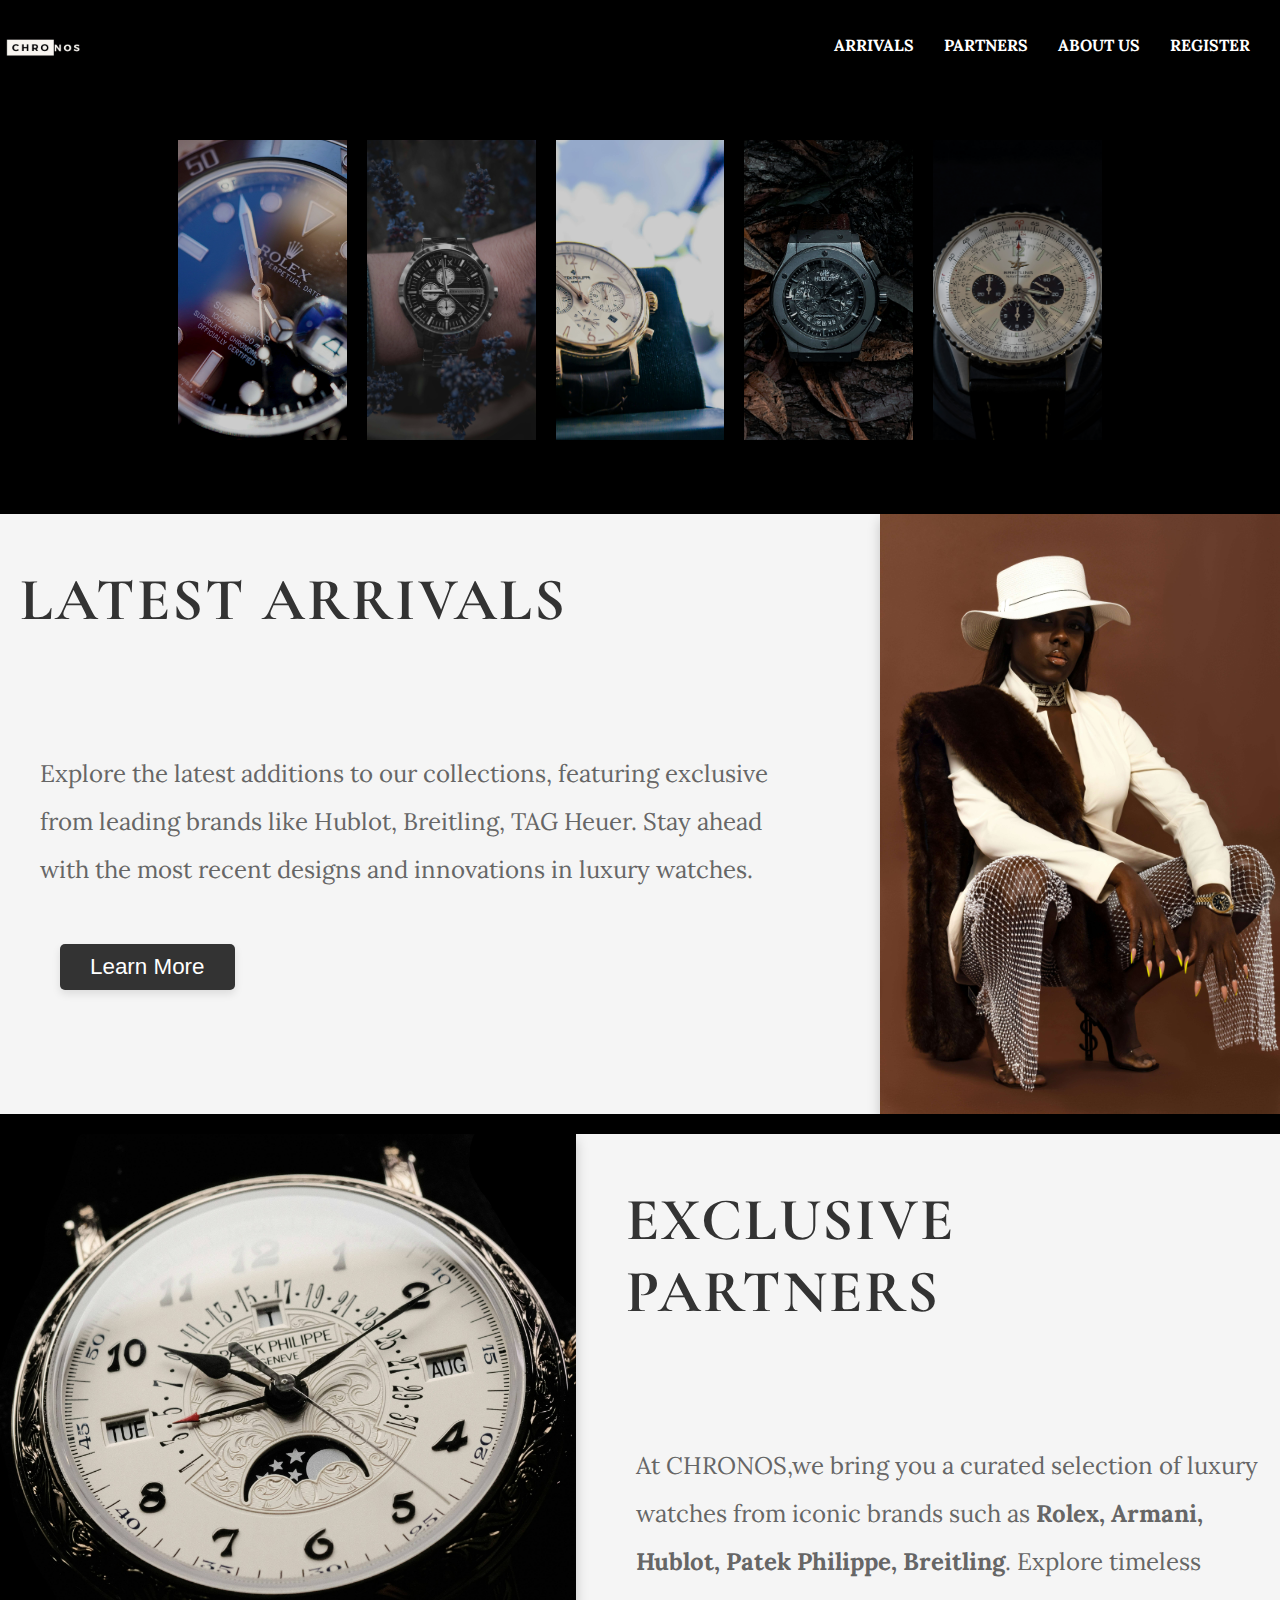
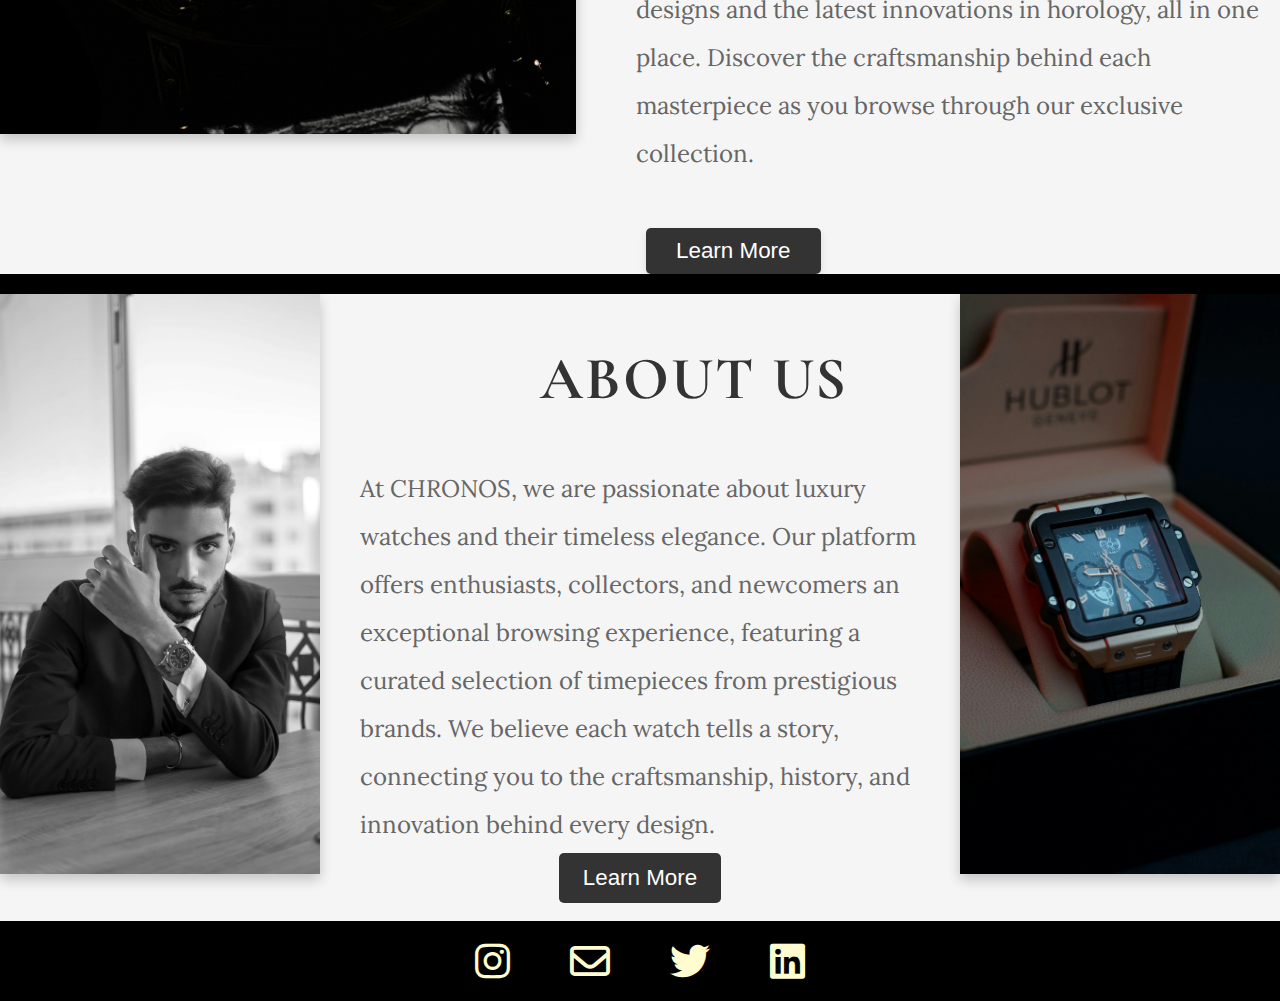
<file: index.html>
<!DOCTYPE html>
<html lang="en">
<head>
    <meta charset="UTF-8">
    <meta name="viewport" content="width=device-width, initial-scale=1.0">
    <title>Chronos-Watch_Website</title>
    <link rel="stylesheet" href="style.css">
    <link rel="preconnect" href="https://fonts.googleapis.com">
    <link rel="preconnect" href="https://fonts.gstatic.com" crossorigin>
    <link href="https://fonts.googleapis.com/css2?family=Cormorant+Garamond:ital,wght@0,300;0,400;0,500;0,600;0,700;1,300;1,400;1,500;1,600;1,700&family=Lora:ital,wght@0,400..700;1,400..700&display=swap" rel="stylesheet">
    <link rel="stylesheet" href="https://cdnjs.cloudflare.com/ajax/libs/font-awesome/6.0.0-beta3/css/all.min.css">

</head>
<body>

    <!-------------------------------NAVIGATION BAR------------------------------------------->
        <nav class="nav">
            <img src="images/logo1.jpg" class="logo" alt="logo">
            <ul class="nav-links">
                <li><a href="#arrivals">ARRIVALS</a></li>
                <li><a href="#partners">PARTNERS</a></li>
                <li><a href="#about">ABOUT US</a></li>
                <li><a href="register.html" target="_blank">REGISTER</a></li>
            </ul>
        </nav>
    
    <!-------------------------------------ANIMATED WATCH GALLERY------------------------------------------------->

    <section class="gallery-section">
        <ul class="gallery">
            <li><img srcset="images/rolex_1.1.jpg" alt="rolex"></li>
            <li><img srcset="images/armani_1.1.jpg" alt="armani"></li>
            <li><img srcset="images/patek_1.1.jpg" alt="patek"></li>
            <li><img srcset="images/hublot_1.1.jpg" alt="hublot"></li>
            <li><img srcset="images/breitling_4.1.jpg" alt="breitling"></li>
        </ul>
    </section>

    <!-------------------------------------SECTION 1 --------------------------------------------------->
    
<section class="section_1" id="arrivals">
    <div class="section1_text">
        <div class="section1_heading">
            <h2>Latest Arrivals</h2>
        </div>    
        <div class="section1_content">
        </div>    
        <p>Explore the latest additions to our collections, featuring exclusive from leading brands like Hublot, Breitling, TAG Heuer. Stay ahead with the most recent designs and innovations in luxury watches.</p>
    
        <button class="button1" onclick="goToExclusivePartners()">Learn More</button>
    </div>    
    <img src="images/rolex_3.1.jpg" class="section1_image" alt="latest_arrivals">
</section>

<!---------------------------------------SECTION 2 ----------------------------------------------------->


<section class="section_2" id="partners">
    <div class="section2_text">
        <div class="section2_heading">
            <h2>Exclusive Partners</h2>
        </div>    
        <div class="section2_content">
        </div>    
        <p>At CHRONOS,we bring you a curated selection of luxury watches from iconic brands such as <strong>Rolex, Armani, Hublot, Patek Philippe, Breitling</strong>. Explore timeless designs and the latest innovations in horology, all in one place. Discover the craftsmanship behind each masterpiece as you browse through our exclusive collection.</p>
    
        <button class="button2" onclick="goToExclusivePartners()">Learn More</button>
    </div>    
    <img src="images/patek_2.1.jpg" class="section2_image" alt="Photo_with_model">
</section>

<!-------------------------------------SECTION 3--------------------------------------------------------->

<section class="section_3" id="about">
    <img src="images/rolex_4.1.jpg" class="section3_image1" alt="Photo_with_model">
    <div class="section3_text">
        <div class="section3_heading">
            <h2>About Us</h2>
        </div>
        <div class="section3_content">
           
        </div>
        <p>At CHRONOS, we are passionate about luxury watches and their timeless elegance. Our platform offers enthusiasts, collectors, and newcomers an exceptional browsing experience, featuring a curated selection of timepieces from prestigious brands. We believe each watch tells a story, connecting you to the craftsmanship, history, and innovation behind every design.</p>
        <button class="button3" onclick="goToAboutUs()">Learn More</button>
    </div>
    
    <img src="images/hublot_2.1.jpg" class="section3_image2" alt="Photo_with_model">
</section>



    <!--------------------------------FOOTER SECTION----------------------------------------------------------->
<footer class="footer-container">
     <a href="https://www.instagram.com" target="_blank">
        <i class="fa-brands fa-instagram"></i>
    </a>
    <a href="https://www.gmail.com" target="_blank">
        <i class="fa-regular fa-envelope"></i>
    </a>
    <a href="https://www.twitter.com" target="_blank">
        <i class="fab fa-twitter"></i>
    </a> 
    <a href="https://www.linkedin.com" target="_blank">
        <i class="fa-brands fa-linkedin"></i>
    </a>  
 </footer>



<script src="script.js"></script>
</body>
</html>
</file>
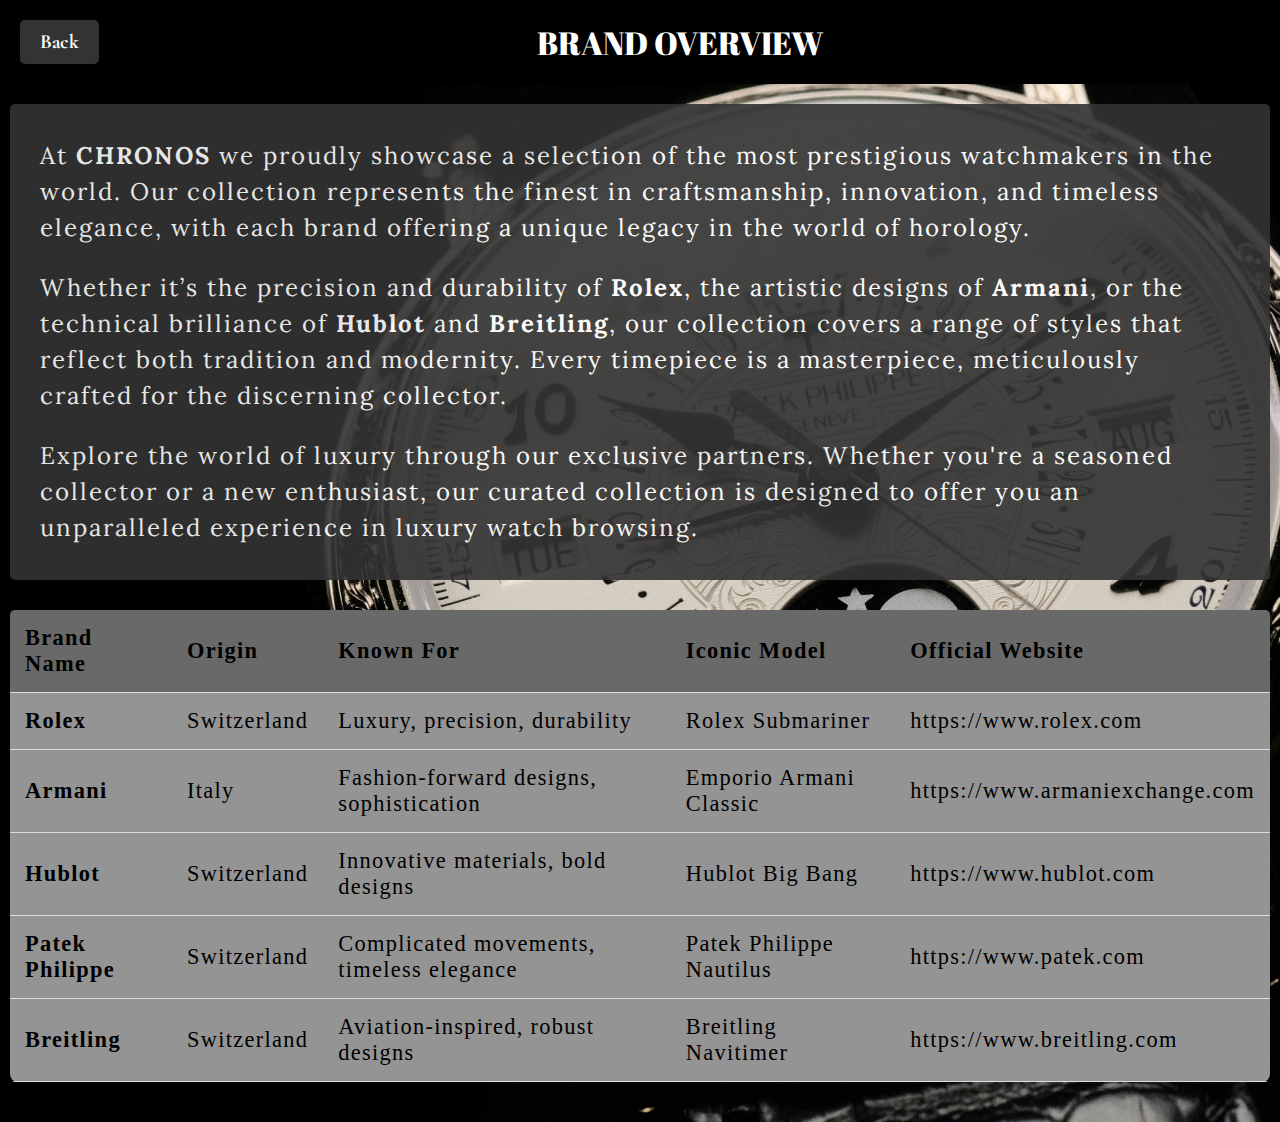
<file: overview.html>
<!DOCTYPE html>
<html lang="en">
<head>
    <meta charset="UTF-8">
    <meta name="viewport" content="width=device-width, initial-scale=1.0">
    <title>Document</title>
    <link rel="stylesheet" href="overview.css">
    <link rel="preconnect" href="https://fonts.googleapis.com">
    <link rel="preconnect" href="https://fonts.gstatic.com" crossorigin>
    <link href="https://fonts.googleapis.com/css2?family=Abril+Fatface&display=swap" rel="stylesheet">
    <link href="https://fonts.googleapis.com/css2?family=Abril+Fatface&family=Cormorant+Garamond:ital,wght@0,300;0,400;0,500;0,600;0,700;1,300;1,400;1,500;1,600;1,700&display=swap" rel="stylesheet">
    <link href="https://fonts.googleapis.com/css2?family=Cormorant+Garamond:ital,wght@0,300;0,400;0,500;0,600;0,700;1,300;1,400;1,500;1,600;1,700&family=Lora:ital,wght@0,400..700;1,400..700&display=swap" rel="stylesheet">
</head>
<body>
    <nav class="nav">
        <button class="nav-button" onclick="goToHome()">Back</button>
        <div class="overview-title">BRAND OVERVIEW</div>
    </nav>
    
    <section class="overview">
        <div class="overview-content">
            <p>
                At <strong>CHRONOS</strong> we proudly showcase a selection of the most prestigious watchmakers in the world. Our collection represents the finest in craftsmanship, innovation, and timeless elegance, with each brand offering a unique legacy in the world of horology.
            </p>
            <p>
                Whether it’s the precision and durability of <strong>Rolex</strong>, the artistic designs of <strong>Armani</strong>, or the technical brilliance of <strong>Hublot</strong> and <strong>Breitling</strong>, our collection covers a range of styles that reflect both tradition and modernity. Every timepiece is a masterpiece, meticulously crafted for the discerning collector.
            </p>
            <p>
                Explore the world of luxury through our exclusive partners. Whether you're a seasoned collector or a new enthusiast, our curated collection is designed to offer you an unparalleled experience in luxury watch browsing.
            </p>
        
         </div>
    </section>
    <section class="overview-table">
        <div class="table-container">
            <table class="table">
                <thead>
                    <tr>
                        <th>Brand Name</th>
                        <th>Origin</th>
                        <th>Known For</th>
                        <th>Iconic Model</th>
                        <th>Official Website</th>
                    </tr>
                </thead>
                <tbody>
                    <tr>
                        <td><strong>Rolex</strong></td>
                        <td>Switzerland</td>
                        <td>Luxury, precision, durability</td>
                        <td>Rolex Submariner</td>
                        <td><a href="https://www.rolex.com" target="_blank">https://www.rolex.com</a></td>
                    </tr>
                    <tr>
                        <td><strong>Armani</strong></td>
                        <td>Italy</td>
                        <td>Fashion-forward designs, sophistication</td>
                        <td>Emporio Armani Classic</td>
                        <td><a href="https://www.armaniexchange.com" target="_blank">https://www.armaniexchange.com</a></td>
                    </tr>
                    <tr></tr>
                        <td><strong>Hublot</strong></td>
                        <td>Switzerland</td>
                        <td>Innovative materials, bold designs</td>
                        <td>Hublot Big Bang</td>
                        <td><a href="https://www.hublot.com" target="_blank">https://www.hublot.com</a></td>
                    </tr>
                    <tr>
                        <td><strong>Patek Philippe</strong></td>
                        <td>Switzerland</td>
                        <td>Complicated movements, timeless elegance</td>
                        <td>Patek Philippe Nautilus</td>
                        <td><a href="https://www.patek.com" target="_blank">https://www.patek.com</a></td>
                    </tr>
                    <tr>
                        <td><strong>Breitling</strong></td>
                        <td>Switzerland</td>
                        <td>Aviation-inspired, robust designs</td>
                        <td>Breitling Navitimer</td>
                        <td><a href="https://www.breitling.com" target="_blank">https://www.breitling.com</a></td>
                    </tr>
                </tbody>
            </table>
        </div>    
    </section>
   

    <script src="overview.js"></script>
</body>
</html>
</file>
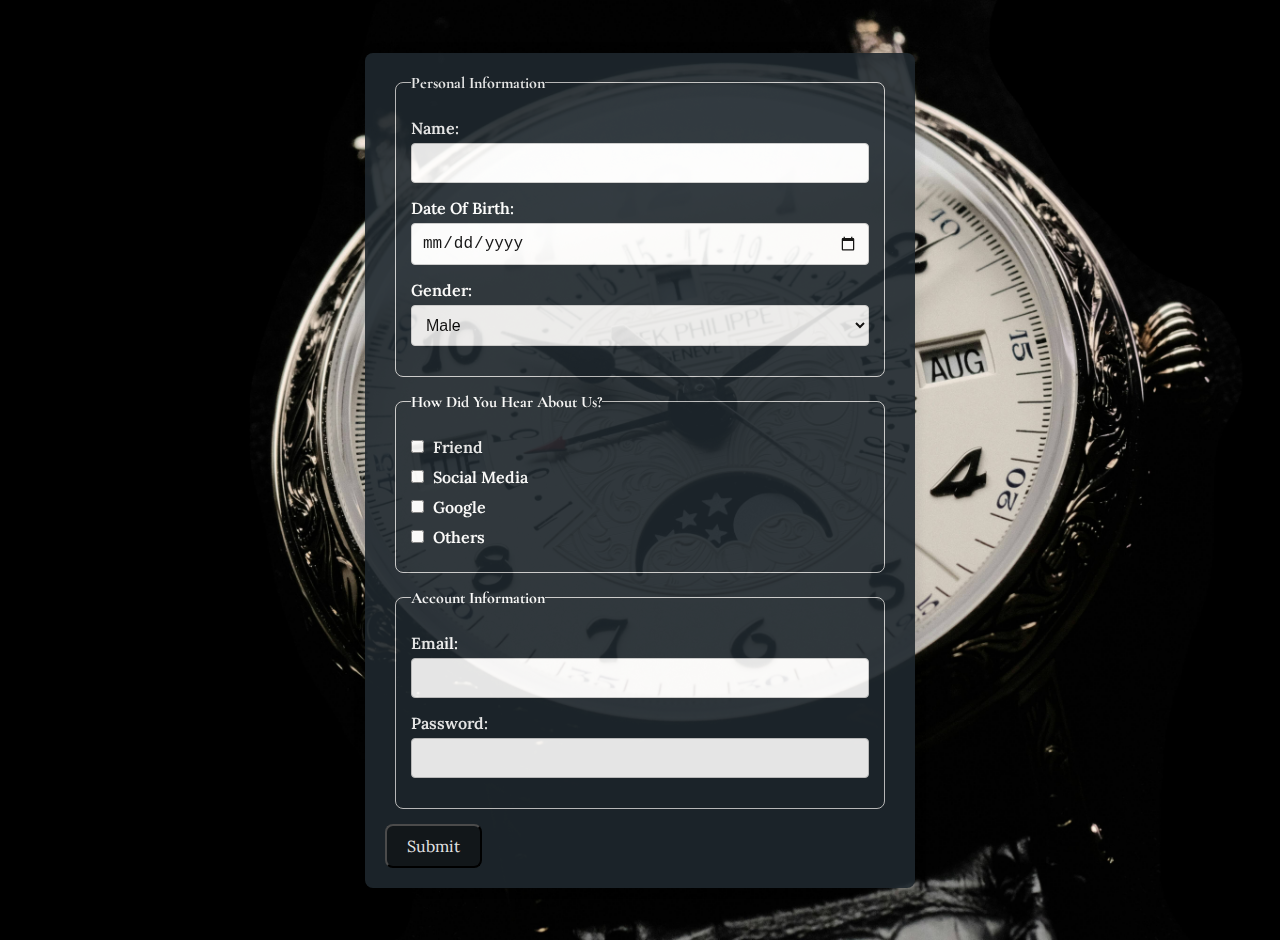
<file: register.html>
<!DOCTYPE html>
<html lang="en">
<head>
    <meta charset="UTF-8">
    <meta name="viewport" content="width=device-width, initial-scale=1.0">
    <title>Registration</title>
    <link rel="stylesheet" href="register.css">
    <link rel="preconnect" href="https://fonts.googleapis.com">
    <link rel="preconnect" href="https://fonts.gstatic.com" crossorigin>
    <link href="https://fonts.googleapis.com/css2?family=Cormorant+Garamond:ital,wght@0,300;0,400;0,500;0,600;0,700;1,300;1,400;1,500;1,600;1,700&display=swap" rel="stylesheet">
    <link rel="preconnect" href="https://fonts.googleapis.com">
    <link rel="preconnect" href="https://fonts.gstatic.com" crossorigin>
    <link href="https://fonts.googleapis.com/css2?family=Cormorant+Garamond:ital,wght@0,300;0,400;0,500;0,600;0,700;1,300;1,400;1,500;1,600;1,700&family=Lora:ital,wght@0,400..700;1,400..700&display=swap" rel="stylesheet">


</head>
<body>
    <!----------------------------REGISTRATION FORM--------------------------------------------->
   
    <form action="#" method="POST" onsubmit="return register(event)">
        <!-- Personal Information Section -->
        <fieldset>
            <legend>Personal Information</legend>
            <div>
                <label for="name">Name:</label>
                <input type="text" id="name" name="name" required>
            </div>
            <div>
                <label for="date">Date Of Birth:</label>
                <input type="date" id="date" name="date" required>
            </div>
            <div>
                <label for="gender">Gender:</label>
                <select id="gender" name="gender" required>
                    <option value="male">Male</option>
                    <option value="female">Female</option>
                    <option value="other">Other</option>
                </select>
            </div>
        </fieldset>
        
        <fieldset>
            <legend>How Did You Hear About Us?</legend>
            <div class="checkbox-group">
                <label><input type="checkbox" name="source[]" value="friend"> Friend</label>
                <label><input type="checkbox" name="source[]" value="socials"> Social Media</label>
                <label><input type="checkbox" name="source[]" value="google"> Google</label>
                <label><input type="checkbox" name="source[]" value="others"> Others</label>
            </div>
        </fieldset>
    
        <!-- Account Information Section -->
        <fieldset>
            <legend>Account Information</legend>
            <div>
                <label for="email">Email:</label>
                <input type="email" id="email" name="email" required>
            </div>
            <div>
                <label for="password">Password:</label>
                <input type="password" id="password" name="password" required maxlength="20">
            </div>
        </fieldset>
    
        <button type="submit" class="submit-btn">Submit</button>
    </form>
    
<script src="register.js"></script>
</body>
</html>
</file>
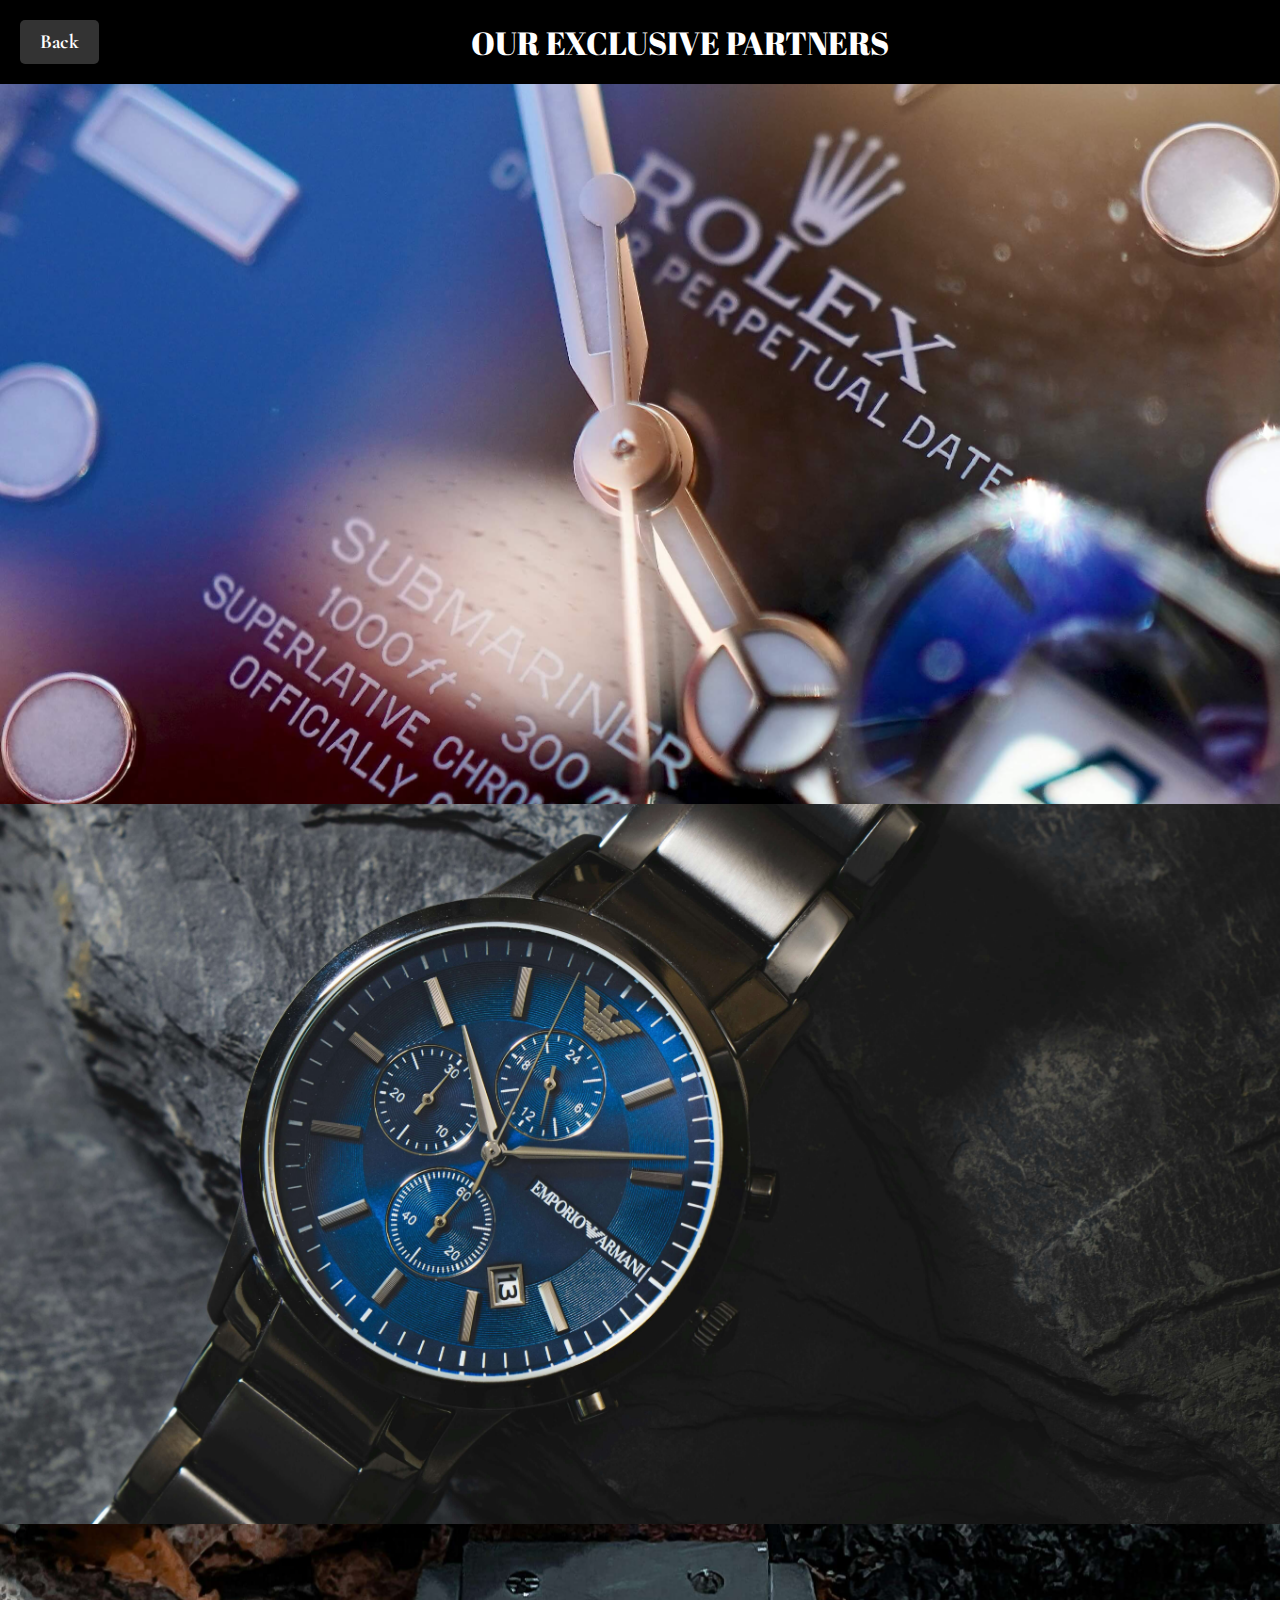
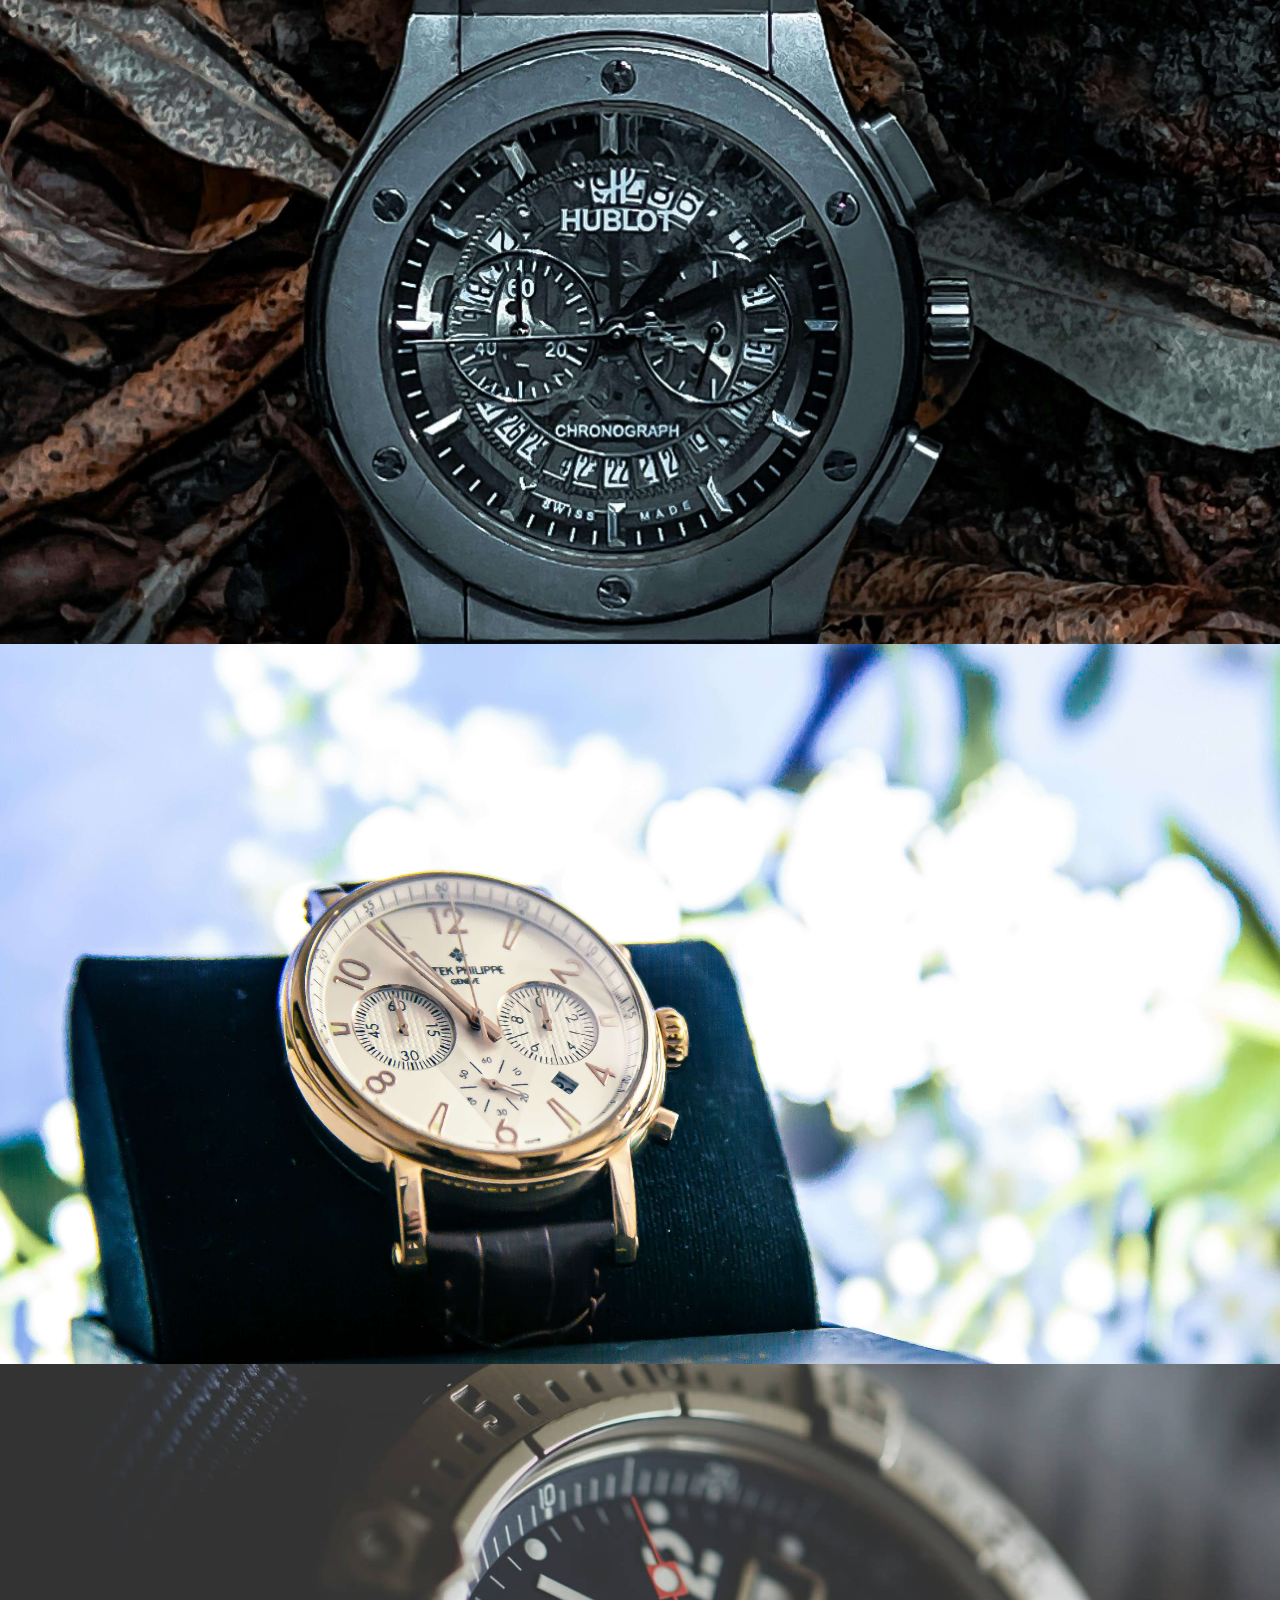
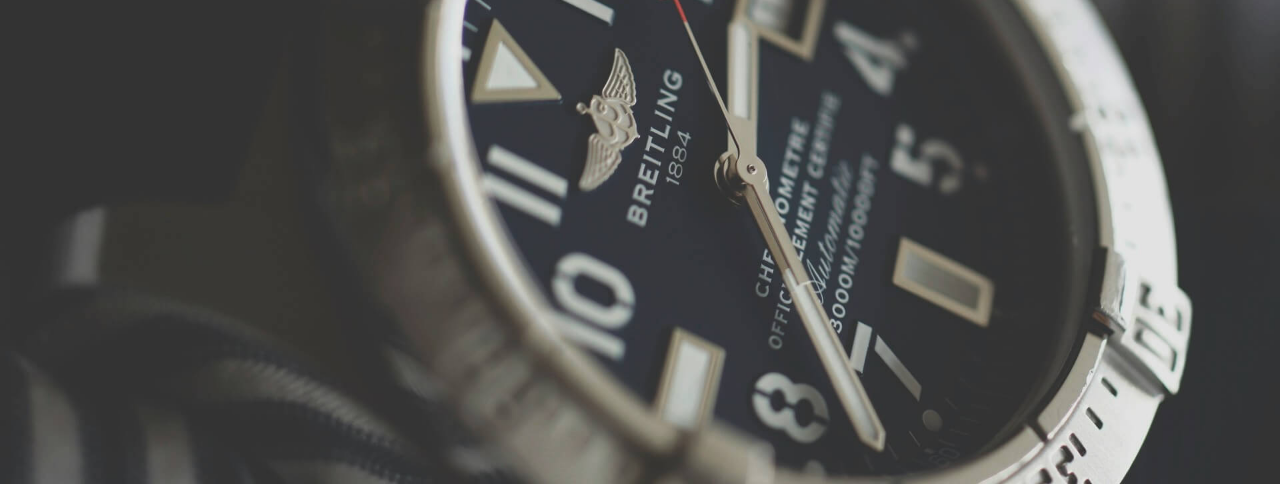
<file: watches.html>
<!DOCTYPE html>
<html lang="en">
<head>
    <meta charset="UTF-8">
    <meta name="viewport" content="width=device-width, initial-scale=1.0">
    <title>Exclusive Partners</title>
    <link rel="stylesheet" href="watches.css">
    <link rel="preconnect" href="https://fonts.googleapis.com">
    <link rel="preconnect" href="https://fonts.gstatic.com" crossorigin>
    <link href="https://fonts.googleapis.com/css2?family=Abril+Fatface&display=swap" rel="stylesheet">
    <link href="https://fonts.googleapis.com/css2?family=Abril+Fatface&family=Cormorant+Garamond:ital,wght@0,300;0,400;0,500;0,600;0,700;1,300;1,400;1,500;1,600;1,700&display=swap" rel="stylesheet">
</head>
<body>
    <nav class="nav">
        <button class="nav-button" onclick="goToHome()">Back</button>
        <div class="nav-title">OUR EXCLUSIVE PARTNERS</div>
        
    </nav>

    <section class="brand rolex">
        <div class="brand-name">
            <a href="https://www.rolex.com" target="_blank">ROLEX</a>
        </div>
    </section>
    
    <section class="brand armani">
        <div class="brand-name">
            <a href="https://www.armaniexchange.com" target="_blank">ARMANI</a>
        </div>
    </section>
    
    <section class="brand hublot">
        <div class="brand-name">
            <a href="https://www.hublot.com" target="_blank">HUBLOT</a>
        </div>
    </section>
    
    <section class="brand patek">
        <div class="brand-name">
            <a href="https://www.patek.com" target="_blank">PATEK PHILIPPE</a>
        </div>
    </section>
    
    <section class="brand breitling">
        <div class="brand-name">
            <a href="https://www.breitling.com" target="_blank">BREITLING</a>
        </div>
    </section>
    <script src="watch.js"></script> 
</body>
</html>
</file>
<file: style.css>
html{
    scroll-behavior: smooth;
    overflow-x: hidden;
}
body {
    margin: 0;
    padding: 0;
    font-family: 'Lora', sans-serif;
    display: flex;
    flex-direction: column;
    justify-content: space-between;
    height:100%;
    overflow-x: hidden;
    background-color: #000000;
}


/* NAVIGATION BAR*/
.logo {
    width: 90px; 
    height: auto; 
}
.nav{
    background-color: #000000;
    align-items:center;
    justify-content: space-between;
    display:flex;
    padding:0px 0px;
    line-height: 3;
}

.nav-links{
    list-style: none;
    display: flex;
    text-decoration: none;
    margin-left: auto;
    font-weight: bold;
}

.nav-links li{
    margin-right:30px;
    transition: transform 0.2s, color 0.2s;
    color:#FFFFFF
}
.nav-links li a {
    color: inherit; 
    text-decoration: none; 
}

.nav-links li:hover{
    transform:scale(1.2);
    color:#FFFDD0;
    cursor: pointer;
}
.nav-links li a:hover {
    color: #FFFDD0; 
}
/*GALLERY*/

.gallery-section{
    display:flex;
    justify-content: center;
    align-items: center;
    padding:50px;
    background-color: #000000;
   
}

.gallery{
    display:flex;
    padding:0;
    width:80%;
    margin:0;
    list-style-type: none;
    overflow:hidden;
}

.gallery li{
    flex:1;
    margin:0 10px;
    transition:flex 0.5s ease;
}

.gallery li:hover{
    flex:2;
}


.gallery img {
    width: 100%;
    height:300px;
    object-fit: cover;
    transition: transform 0.2s ease;
   
}

.gallery li:hover img {
    transform: scale(1.05);
    
}

.gallery li:not(:hover) img {
    opacity: 0.8;
}

/*SECTION 1 */

.section_1 {
    display: flex;
    align-items: flex-start;
    justify-content: space-between;
    background-color: #f5f5f5;
    margin-right:0;
    max-width: 100%;
    padding-right: 0;
    margin-top: 20px;
   
}

.section1_text {
    max-width: 60%;
}

.section1_heading {
    font-size: 2.5rem;
    color: #333;
    margin-bottom: 10px;
    font-family: 'Cormorant Garamond', serif;
    font-weight: 700;
    font-style: normal;
    letter-spacing: 2px;
    text-transform: uppercase;
    margin-left:20px;
    
}

.section1_content {
    padding: 20px 0;
}

.section_1 p {
    font-size: 1.5rem;
    line-height: 2.0;
    color: #666;
    font-family: 'Lora', sans-serif;
    margin-bottom: 20px;
    margin-left:40px;
    
}

.section1_image {
    max-width: 45%;
    height: 600px;
    box-shadow: 0 6px 12px rgba(0, 0, 0, 0.2);
    object-fit: cover;
    margin-left: 20px;
}
.button1 {
    padding: 10px 30px;
    font-size: 1.4rem;
    background-color: #333;
    color: #fff;
    border: none;
    cursor: pointer;
    margin-top: 30px; 
    margin-left:60px;
    align-self: flex-start; 
    box-shadow: 0 4px 8px rgba(0, 0, 0, 0.1);
    transition: background-color 0.3s ease;
    border-radius: 5px;
}

.button1:hover{
    background-color:#000000 ;
    color:#FFFFFF;
}
/*SECTION 2*/


.section_2 {
    display: flex;
    align-items: flex-start;
    flex-direction: row-reverse;
    justify-content: space-between;
    background-color: #f5f5f5;
    max-width: 100%;
    margin-top: 20px;

    
   
}

.section2_text {
    max-width: 60%;
}

.section2_heading {
    font-size: 2.5rem;
    color: #333;
    margin-bottom: 20px;
    font-family: 'Cormorant Garamond', serif;
    font-weight: 700;
    font-style: normal;
    letter-spacing: 2px;
    text-transform: uppercase;
    margin-left:20px;
    padding-left: 10px;
}

.section2_content {
    padding: 20px 0;
}

.section_2 p {
    font-size: 1.5rem;
    line-height: 2.0;
    color: #666;
    font-family: 'Lora', sans-serif;
    margin-bottom: 20px;
    margin-left:20px;
    padding-left: 20px;
}

.section2_image {
    max-width: 45%;
    height: 600px;
    box-shadow: 0 6px 12px rgba(0, 0, 0, 0.2);
    object-fit: cover;
    margin-left:0;
    margin-right: 20px;

}
.button2 {
    padding: 10px 30px;
    font-size: 1.4rem;
    background-color: #333;
    color: #fff;
    border: none;
    cursor: pointer;
    margin-top: 30px; 
    margin-left:50px;
    align-self: flex-start; 
    box-shadow: 0 4px 8px rgba(0, 0, 0, 0.1);
    transition: background-color 0.3s ease;
    border-radius: 5px;
}

.button2:hover{
    background-color:#000000 ;
    color:#FFFFFF;
}

/* SECTION 3 */

.section_3{
    display:flex;
    align-items: flex-start;
    justify-content: space-between;
    background-color: #f5f5f5;
    margin-top:20px;
    margin-bottom: -12px;
    padding:0 
}

.section3_text {
    flex: 1;
    padding: 0 20px;
    max-width: 50%;
}

.section3_heading {
    font-size: 2.5rem;
    color: #333;
    margin-bottom: 15px;
    font-family: 'Cormorant Garamond', serif;
    font-weight: 700;
    font-style: normal;
    letter-spacing: 2px;
    text-transform: uppercase;
    margin-left:180px;
}

.section_3 p {
    font-size: 1.5rem;
    line-height: 2.0;
    color: #666;
    font-family: 'Lora', sans-serif;
    margin-bottom: 4px;
    
}


.section3_image1,
.section3_image2 {
    max-width: 25%;
    height: 580px;
    box-shadow: 0 6px 12px rgba(0, 0, 0, 0.2);
    object-fit: cover;
    margin: 0; 
    vertical-align: middle; 
}
.section3_image1 {
    margin-right: 20px; 
}

.section3_image2 {
    margin-left: 20px; 
}
.button3 {
    background-color: #333; 
    color: white;
    border: none; 
    padding: 12px 24px; 
    font-size: 1.4rem; 
    border-radius: 5px; 
    cursor: pointer;
    transition: background-color 0.3s ease; 
    margin-top: 3px;
    display: block; 
    margin-left: auto; 
    margin-right: auto; 
    margin-bottom: 30px;
}

.button3:hover {
    background-color: #000000;
    color:#FFFFFF; 
}


/* FOOTER */

footer {
    background-color: #000000;
    padding: 20px 0;
    color: #FFFDD0;
    position: relative;
    bottom: 0;
    width: 100%;
    display: flex;
    justify-content: center;
    align-items: center;
}

.footer-container {
    display: flex;
    gap: 60px; 
}

.footer-container a i {
    font-size: 40px;
    color: #FFFDD0;
    transition: color 0.3s ease;
}

.footer-container a i:hover {
    color: #FFFDD0; 
    transform:scale(1.2);
    cursor: pointer;
}
</file>
<file: overview.css>
html{
    scroll-behavior: smooth;
}
body {
    margin: 0;
    padding: 0;
    display: flex;
    flex-direction: column;
    height:100%;
    overflow-x: hidden;
    background-color: #000000;
    background-image: url(images/patek_2.1.jpg);
    background-size: cover;
}
.nav{
    background-color: #000000;
    align-items:center;
    justify-content: space-between;
    display:flex;
    padding:20px;
    color:#ffffff;
}
.nav-button {
    background-color: #333;
    color: #fff;
    border: none;
    padding: 10px 20px;
    cursor: pointer;
    font-size: 1rem;
    border-radius: 5px;
    transition: background 0.3s ease;
    font-family: "Cormorant Garamond", serif;
    font-size: 20px;
    font-weight: bold;
}
.nav-button:hover {
    background-color: #ccc; 
}
.overview-title {
    font-size: 2rem;
    font-weight: 500;
    font-style: normal;
    text-align: center;
    flex-grow: 1;
    font-family:"Abril Fatface", serif ;
    
}

.overview{
    padding: 10px 20px;
    margin:20px 10px;
    background-color: #333;
    border-radius: 5px;
    opacity:0.9;
   
}

.overview-content{
    text-align:left;
}

.overview p {
    font-size: 1.5rem;
    line-height: 1.5;
    letter-spacing: 2px;
    padding-left: 10px;
    padding-right: 10px;
    font-family: 'Lora', sans-serif;
    color: #FFFFFF;
}




.table-container {
    overflow-x: auto; 
    margin-bottom: 40px;
    margin-top: 10px; 
    margin-left: 10px;
    margin-right: 10px;
    border-radius: 5px;
}

.table {
    width: 100%; 
    border-collapse: collapse; 
    background-color: #949494; 
    box-shadow: 0 2px 10px rgba(0, 0, 0, 0.1); 
    border-radius: 8px; 
}

.table th, .table td {
    padding: 15px;
    text-align: left;
    border-bottom: 1px solid #ddd; 
    font-size: 1.4rem;
    font-family: 'Times New Roman', Times, serif;
    letter-spacing: 1.3px;
}
.table th {
    background-color: #696969;
    color: #000000; 
}

.table tr:hover {
    background-color: #d0d0d0; 
}

.table a {
    color: #000000; 
    text-decoration: none; 
}

.table a:hover {
    text-decoration: underline; 
}
</file>
<file: register.css>
*{
    margin:0;
    padding:0;
    box-sizing: border-box;
}

body{
    background-image: url(images/patek_2.1.jpg);
    background-size: cover;
    display: flex;
    justify-content: center;
    align-items: center;
    min-height: 100vh;
    margin-top: 20px;
    margin-bottom: 20px;

}
.back-button {
    background-color: #333;
    color: #fff;
    border: none;
    padding: 10px 20px;
    cursor: pointer;
    font-size: 1rem;
    border-radius: 5px;
    transition: background 0.3s ease;
    font-family: "Cormorant Garamond", serif;
    font-size: 20px;
    font-weight: bold;
}
form{
    background-color: #1f282e;
    width:100%;
    padding: 20px;
    max-width: 550px;
    box-shadow: 0 0 15px rgba(0, 0, 0, 0.1);
    border-radius: 8px;
    opacity: 0.9;
}

fieldset{
    margin-bottom: 15px;
    padding: 15px;
    border-radius: 8px;
    border: 1px solid #ccc;
    margin-left: 10px;
    margin-right: 10px;

}

legend{
    margin-bottom: 10px;
    font-weight: bold;
    color:#fff;
    font-family: 'Cormorant Garamond', serif;
}

label{
    font-weight: 600;
    display:block;
    color:#fff;
    margin-bottom: 5px;
    font-family: 'Lora',sans-serif;

}

input[type="text"],
input[type="date"],
input[type="email"],
input[type="password"],
select{
    width:100%;
    padding:10px;
    margin-bottom: 15px;
    border: 1px solid #ccc;
    border-radius: 4px;
    font-size: 1rem;

}

input[type="checkbox"] {
    margin-right: 5px;
}
.checkbox-group label {
    display: block;
    margin-bottom: 10px;
}


.submit-btn{
    background-color: #151a1e;
    color:#fff;
    padding: 10px 20px;
    border-radius: 8px;
    font-size: 1rem;
    cursor: pointer;
    transition: background-color 0.3s ease;
    font-family: 'Lora',sans-serif;

}
.submit-btn:hover {
    background-color: #fff;
    color:#000;
}
</file>
<file: watches.css>
html{
    scroll-behavior: smooth;
}
body {
    margin: 0;
    padding: 0;
    display: flex;
    flex-direction: column;
    height:100%;
    overflow-x: hidden;
    background-color: #000000;
}

.nav{
    background-color: #000000;
    align-items:center;
    justify-content: space-between;
    display:flex;
    padding:20px;
    color:white;
}
.nav-button {
    background-color: #333;
    color: #fff;
    border: none;
    padding: 10px 20px;
    cursor: pointer;
    font-size: 1rem;
    border-radius: 5px;
    transition: background 0.3s ease;
    font-family: "Cormorant Garamond", serif;
    font-size: 20px;
    font-weight: bold;
}
.nav-button:hover {
    background-color: #ccc; 
}
.nav-title {
    font-size: 2rem;
    font-weight: 500;
    font-style: normal;
    text-align: center;
    flex-grow: 1;
    font-family:"Abril Fatface", serif ;
}
.brand {
    height: 80vh;
    background-size: cover;
    background-position: center;
    position: relative;
    display: flex;
    justify-content: center;
    align-items: center;
    transition: background 0.5s ease;
}


.rolex {
    background-image: url('images/rolex_1.1.jpg');
}

.armani {
    background-image: url('images/armani_2.1.jpg');
}

.hublot {
    background-image: url('images/hublot_1.1.jpg');
}

.patek {
    background-image: url('images/patek_1.1.jpg');
}

.breitling {
    background-image: url('images/breitling_5.1.jpg');
}
.brand-name a{
    text-decoration: none;
    color:#FFFFFF;
}
.brand-name {
    font-size: 4rem;
    font-weight: bold;
    color: white;
    opacity: 0;
    transition: opacity 1s ease;
    font-family:"Abril Fatface", serif ;
    cursor: pointer;
   
}


.brand:hover {
    background: none; 
    background-color: #000; 
}

.brand:hover .brand-name {
    opacity: 1; 
}
</file>
